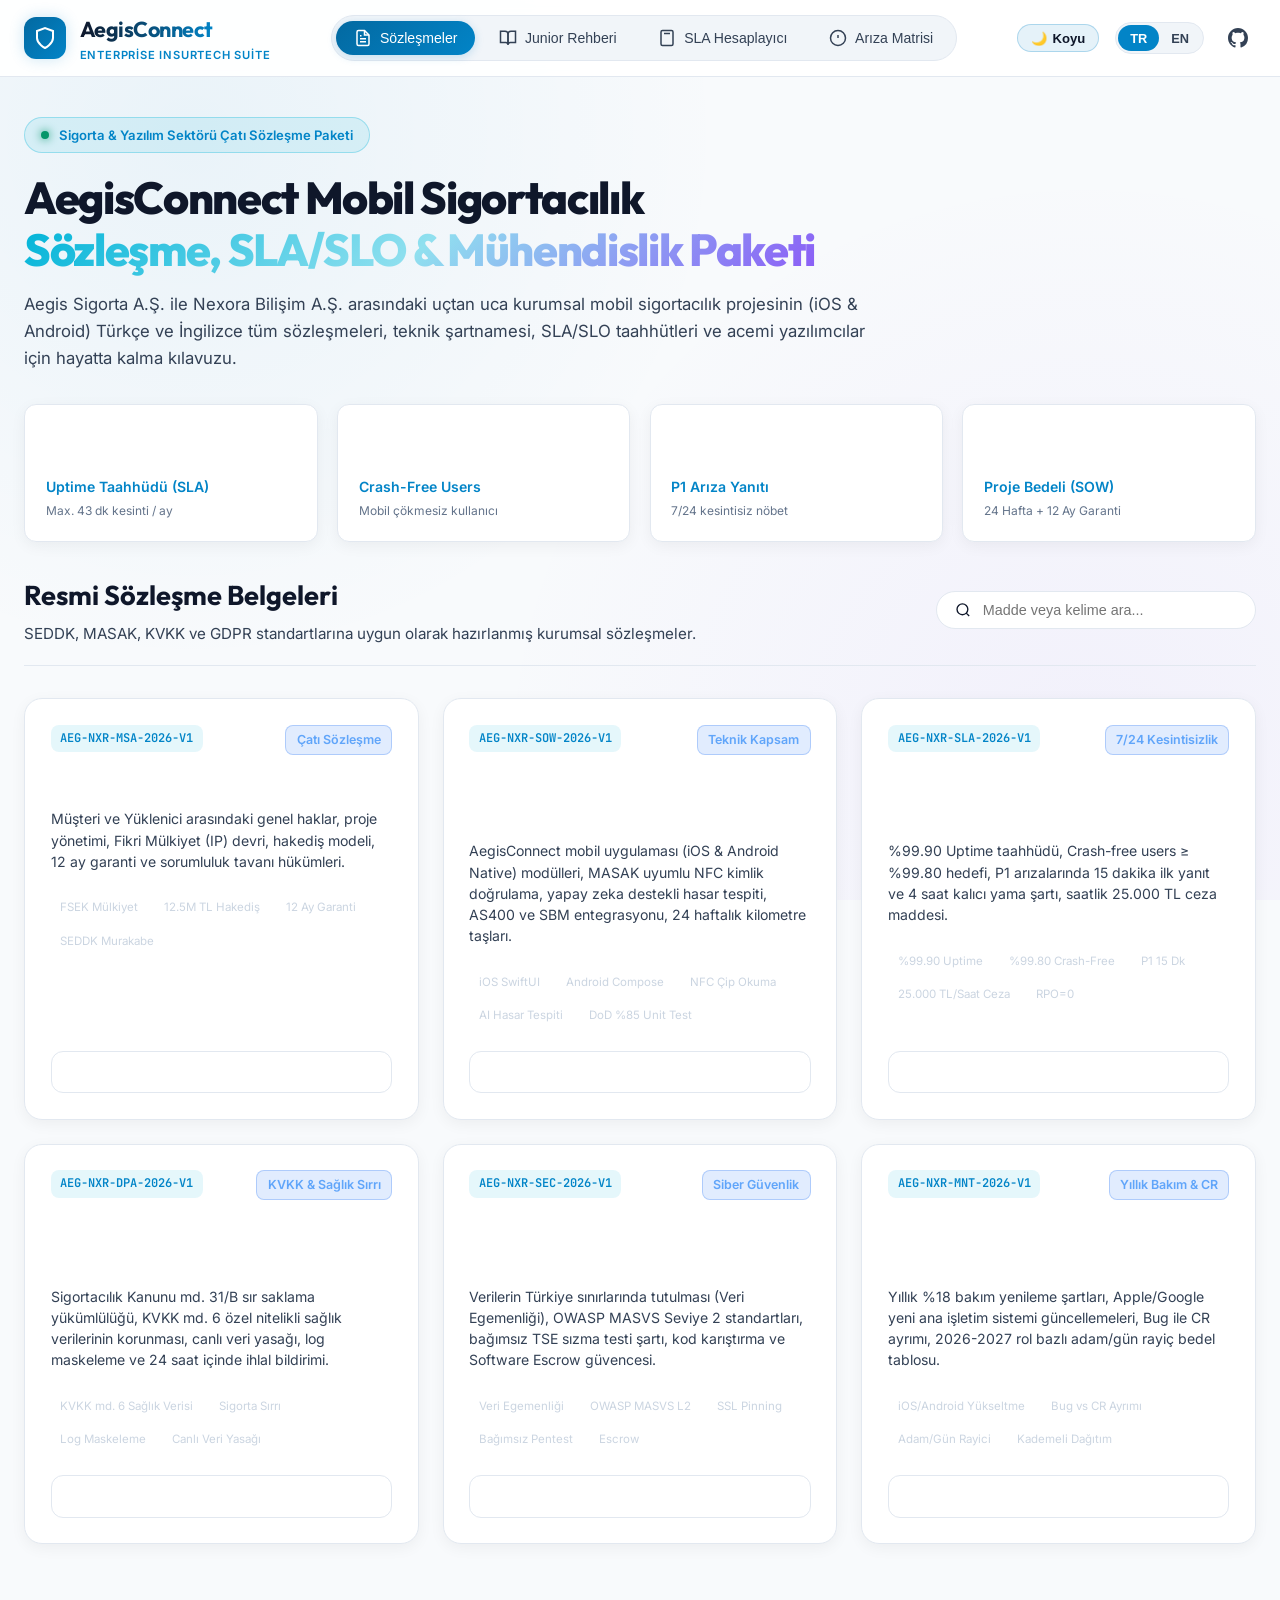
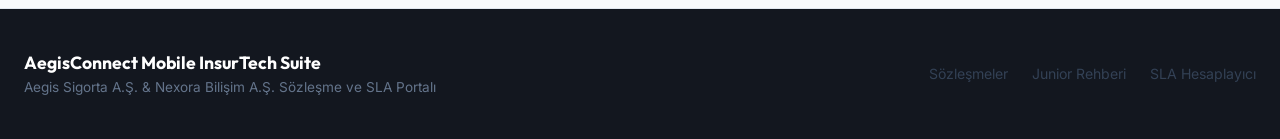
<file: index.html>
<!DOCTYPE html>
<html lang="tr">
<head>
  <meta charset="UTF-8">
  <meta http-equiv="refresh" content="0; url=web/index.html">
  <title>Sigorta Mobil Sözleşme ve SLA Portalı</title>
  <script>
    window.location.replace("web/index.html");
  </script>
</head>
<body style="background-color: #02040a; color: #f8fafc; font-family: -apple-system, BlinkMacSystemFont, 'Segoe UI', Roboto, sans-serif; display: flex; align-items: center; justify-content: center; height: 100vh; margin: 0;">
  <div style="text-align: center;">
    <div style="font-size: 48px; margin-bottom: 16px;">🛡️</div>
    <h2 style="font-size: 20px; font-weight: 600; margin-bottom: 8px;">Sigorta Mobil Sözleşme ve SLA Portalı</h2>
    <p style="color: #94a3b8; font-size: 14px; margin-bottom: 16px;">Web okuyucuya yönlendiriliyorsunuz...</p>
    <a href="web/index.html" style="display: inline-block; padding: 10px 20px; background: #0284c7; color: #ffffff; border-radius: 8px; text-decoration: none; font-weight: bold; font-size: 13px;">Sayfaya Git ➔</a>
  </div>
</body>
</html>
</file>
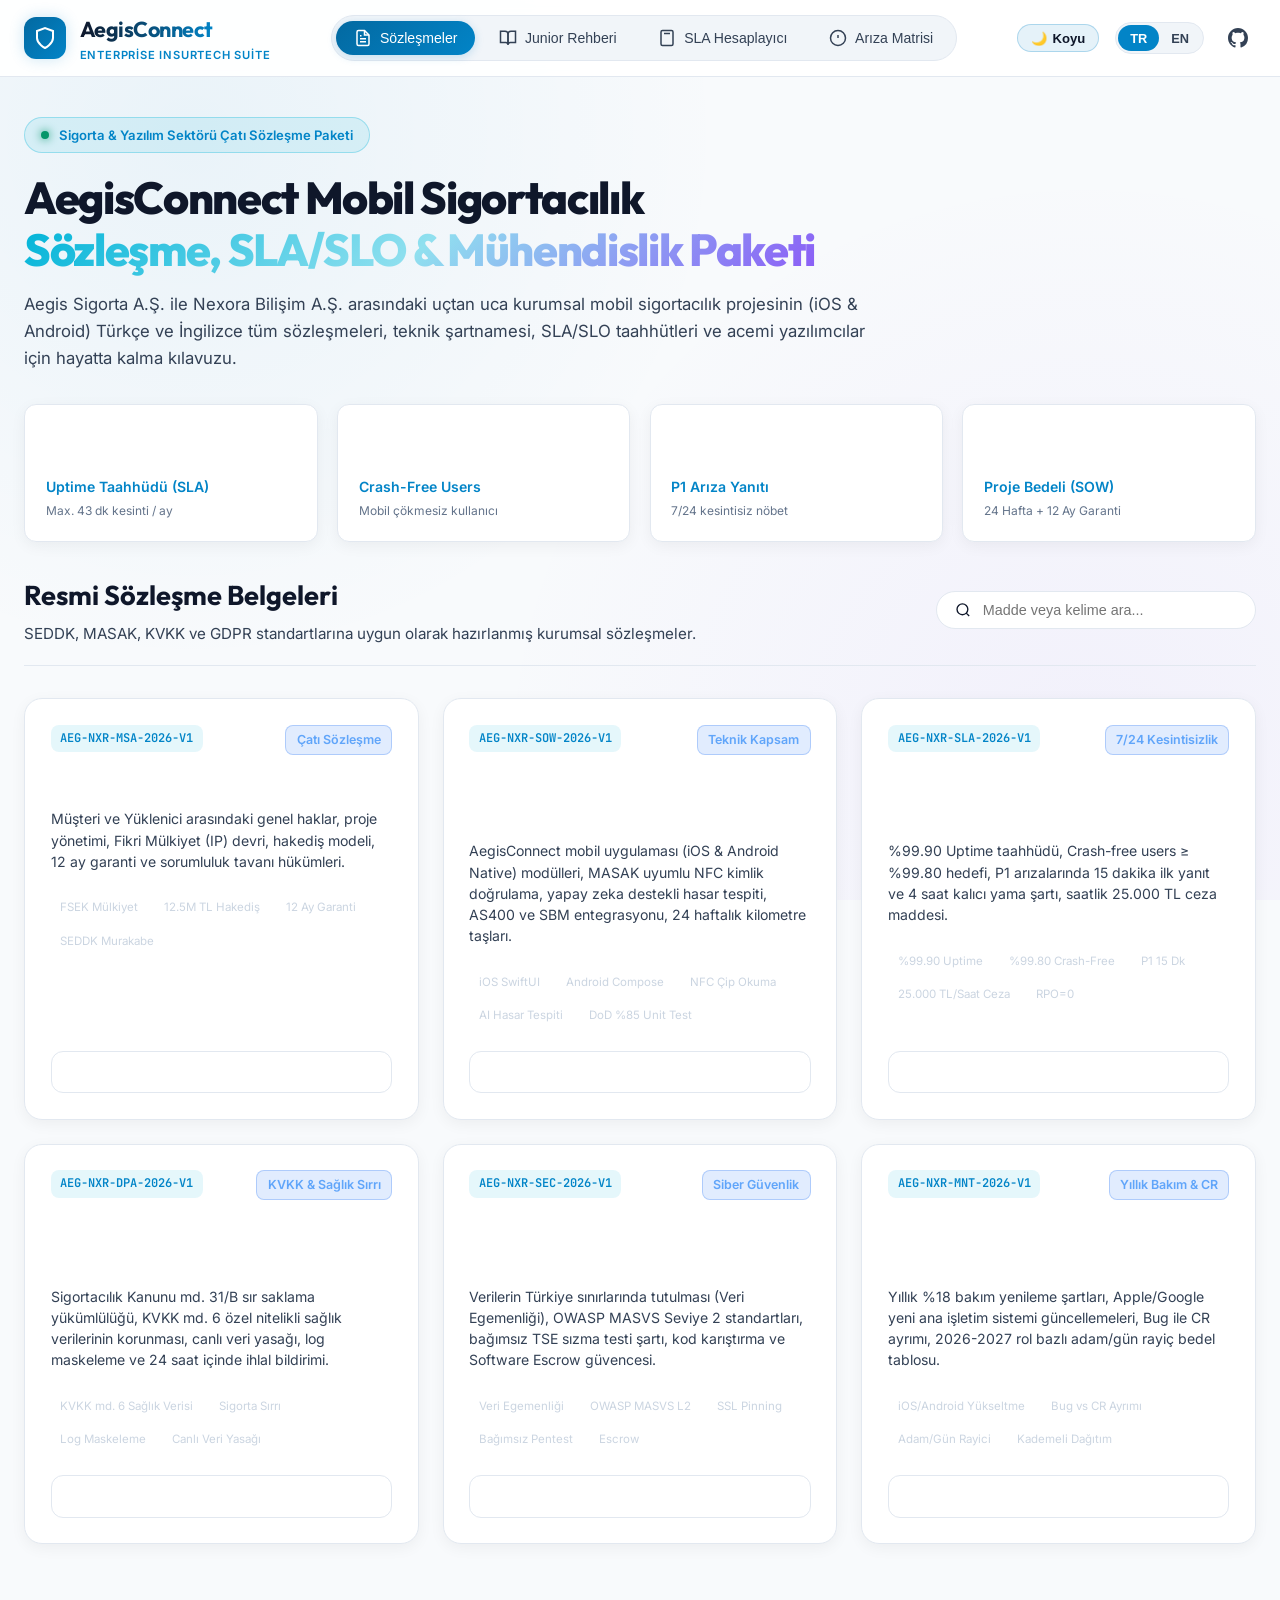
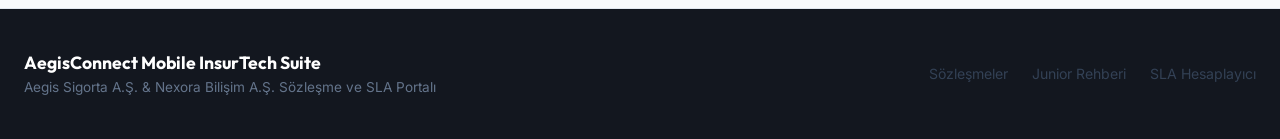
<file: web/index.html>
<!DOCTYPE html>
<html lang="tr">
<head>
  <meta charset="UTF-8">
  <meta name="viewport" content="width=device-width, initial-scale=1.0">
  <title>AegisConnect | Kurumsal Sigorta Mobil Sözleşme, SLA ve Junior Mühendis Portalı</title>
  <meta name="description" content="Aegis Sigorta ve Nexora Yazılım uçtan uca mobil proje sözleşmeleri, SLA/SLO taahhütleri ve junior yazılımcılar için anlaşılır rehber.">
  <link rel="preconnect" href="https://fonts.googleapis.com">
  <link rel="preconnect" href="https://fonts.gstatic.com" crossorigin>
  <link href="https://fonts.googleapis.com/css2?family=Inter:wght@300;400;500;600;700&family=Outfit:wght@500;600;700;800&family=JetBrains+Mono:wght@400;500&display=swap" rel="stylesheet">
  <link rel="stylesheet" href="style.css">
</head>
<body>
  <!-- Top Navigation Bar -->
  <header class="navbar">
    <div class="nav-container">
      <div class="brand">
        <div class="brand-icon">
          <svg width="24" height="24" viewBox="0 0 24 24" fill="none" stroke="currentColor" stroke-width="2">
            <path d="M12 22s8-4 8-10V5l-8-3-8 3v7c0 6 8 10 8 10z"/>
          </svg>
        </div>
        <div class="brand-text">
          <span class="brand-title">AegisConnect</span>
          <span class="brand-badge">Enterprise InsurTech Suite</span>
        </div>
      </div>

      <nav class="nav-links">
        <button class="nav-btn active" data-tab="contracts" id="tab-contracts-btn">
          <svg width="18" height="18" viewBox="0 0 24 24" fill="none" stroke="currentColor" stroke-width="2"><path d="M14 2H6a2 2 0 0 0-2 2v16a2 2 0 0 0 2 2h12a2 2 0 0 0 2-2V8z"></path><polyline points="14 2 14 8 20 8"></polyline><line x1="16" y1="13" x2="8" y2="13"></line><line x1="16" y1="17" x2="8" y2="17"></line><polyline points="10 9 9 9 8 9"></polyline></svg>
          <span data-i18n="nav.contracts">Sözleşmeler</span>
        </button>
        <button class="nav-btn" data-tab="guide" id="tab-guide-btn">
          <svg width="18" height="18" viewBox="0 0 24 24" fill="none" stroke="currentColor" stroke-width="2"><path d="M2 3h6a4 4 0 0 1 4 4v14a3 3 0 0 0-3-3H2z"></path><path d="M22 3h-6a4 4 0 0 0-4 4v14a3 3 0 0 1 3-3h7z"></path></svg>
          <span data-i18n="nav.guide">Junior Rehberi</span>
        </button>
        <button class="nav-btn" data-tab="calculator" id="tab-calc-btn">
          <svg width="18" height="18" viewBox="0 0 24 24" fill="none" stroke="currentColor" stroke-width="2"><rect x="4" y="2" width="16" height="20" rx="2"></rect><line x1="8" y1="6" x2="16" y2="6"></line><line x1="16" y1="14" x2="16" y2="14"></line><line x1="12" y1="14" x2="12" y2="14"></line><line x1="8" y1="14" x2="8" y2="14"></line><line x1="16" y1="18" x2="16" y2="18"></line><line x1="12" y1="18" x2="12" y2="18"></line><line x1="8" y1="18" x2="8" y2="18"></line></svg>
          <span data-i18n="nav.calculator">SLA Hesaplayıcı</span>
        </button>
        <button class="nav-btn" data-tab="matrix" id="tab-matrix-btn">
          <svg width="18" height="18" viewBox="0 0 24 24" fill="none" stroke="currentColor" stroke-width="2"><circle cx="12" cy="12" r="10"></circle><line x1="12" y1="8" x2="12" y2="12"></line><line x1="12" y1="16" x2="12.01" y2="16"></line></svg>
          <span data-i18n="nav.matrix">Arıza Matrisi</span>
        </button>
      </nav>

      <div class="nav-actions">
        <button id="themeToggleBtn" class="theme-btn" title="Temayı Değiştir (Açık/Koyu)">
          <span class="theme-icon">🌙</span> <span class="theme-text">Koyu</span>
        </button>

        <div class="lang-switch">
          <button class="lang-btn active" data-lang="tr" id="btn-lang-tr">TR</button>
          <button class="lang-btn" data-lang="en" id="btn-lang-en">EN</button>
        </div>
        <a href="https://github.com/aliturgutbozkurt" target="_blank" class="github-link" title="GitHub Repo">
          <svg width="20" height="20" viewBox="0 0 24 24" fill="currentColor"><path d="M12 0C5.37 0 0 5.37 0 12c0 5.31 3.435 9.795 8.205 11.385.6.105.825-.255.825-.57 0-.285-.015-1.23-.015-2.235-3.015.555-3.795-.735-4.035-1.41-.135-.345-.72-1.41-1.23-1.695-.42-.225-1.02-.78-.015-.795.945-.015 1.62.87 1.845 1.23 1.08 1.815 2.805 1.305 3.495.99.105-.78.42-1.305.765-1.605-2.67-.3-5.46-1.335-5.46-5.925 0-1.305.465-2.385 1.23-3.225-.12-.3-.54-1.53.12-3.18 0 0 1.005-.315 3.3 1.23.96-.27 1.98-.405 3-.405s2.04.135 3 .405c2.295-1.56 3.3-1.23 3.3-1.23.66 1.65.24 2.88.12 3.18.765.84 1.23 1.905 1.23 3.225 0 4.605-2.805 5.625-5.475 5.925.435.375.81 1.095.81 2.22 0 1.605-.015 2.895-.015 3.3 0 .315.225.69.825.57A12.02 12.02 0 0024 12c0-6.63-5.37-12-12-12z"/></svg>
        </a>
      </div>
    </div>
  </header>

  <!-- Hero Section -->
  <section class="hero-section">
    <div class="hero-content">
      <div class="hero-tag">
        <span class="pulse-dot"></span>
        <span data-i18n="hero.tag">Sigorta & Yazılım Sektörü Çatı Sözleşme Paketi</span>
      </div>
      <h1 class="hero-title">
        <span data-i18n="hero.title1">AegisConnect Mobil Sigortacılık</span><br>
        <span class="gradient-text" data-i18n="hero.title2">Sözleşme, SLA/SLO & Mühendislik Paketi</span>
      </h1>
      <p class="hero-desc" data-i18n="hero.desc">
        Aegis Sigorta A.Ş. ile Nexora Bilişim A.Ş. arasındaki uçtan uca kurumsal mobil sigortacılık projesinin (iOS & Android) Türkçe ve İngilizce tüm sözleşmeleri, teknik şartnamesi, SLA/SLO taahhütleri ve acemi yazılımcılar için hayatta kalma kılavuzu.
      </p>

      <!-- Quick Metrics Strip -->
      <div class="metrics-grid">
        <div class="metric-card">
          <div class="metric-val">99.90%</div>
          <div class="metric-lbl" data-i18n="metrics.uptime">Uptime Taahhüdü (SLA)</div>
          <div class="metric-sub">Max. 43 dk kesinti / ay</div>
        </div>
        <div class="metric-card">
          <div class="metric-val">&ge; 99.80%</div>
          <div class="metric-lbl" data-i18n="metrics.crashfree">Crash-Free Users</div>
          <div class="metric-sub">Mobil çökmesiz kullanıcı</div>
        </div>
        <div class="metric-card">
          <div class="metric-val">15 Dk</div>
          <div class="metric-lbl" data-i18n="metrics.p1resp">P1 Arıza Yanıtı</div>
          <div class="metric-sub">7/24 kesintisiz nöbet</div>
        </div>
        <div class="metric-card">
          <div class="metric-val">12.5M ₺</div>
          <div class="metric-lbl" data-i18n="metrics.val">Proje Bedeli (SOW)</div>
          <div class="metric-sub">24 Hafta + 12 Ay Garanti</div>
        </div>
      </div>
    </div>
  </section>

  <!-- Main Container -->
  <main class="main-container">
    <!-- TAB 1: CONTRACTS -->
    <div class="tab-panel active" id="tab-contracts">
      <div class="panel-header">
        <div>
          <h2 class="panel-title" data-i18n="contracts.title">Resmi Sözleşme Belgeleri</h2>
          <p class="panel-subtitle" data-i18n="contracts.subtitle">SEDDK, MASAK, KVKK ve GDPR standartlarına uygun olarak hazırlanmış kurumsal sözleşmeler.</p>
        </div>
        <div class="search-box">
          <svg width="18" height="18" viewBox="0 0 24 24" fill="none" stroke="currentColor" stroke-width="2"><circle cx="11" cy="11" r="8"></circle><line x1="21" y1="21" x2="16.65" y2="16.65"></line></svg>
          <input type="text" id="contract-search" placeholder="Madde veya kelime ara..." data-i18n-placeholder="contracts.searchPlaceholder">
        </div>
      </div>

      <div class="contract-grid" id="contracts-container">
        <!-- Rendered by JS -->
      </div>

      <!-- Contract Reader Modal / Drawer -->
      <div class="doc-viewer-modal" id="doc-modal">
        <div class="modal-backdrop" id="modal-backdrop"></div>
        <div class="modal-dialog">
          <div class="modal-header">
            <div>
              <span class="modal-code" id="modal-doc-code">AEG-NXR-MSA-2026-V1</span>
              <h3 class="modal-title" id="modal-doc-title">Ana Hizmet Sözleşmesi</h3>
            </div>
            <div class="modal-actions">
              <button class="icon-btn" id="modal-copy-btn" title="Metni Kopyala">
                <svg width="18" height="18" viewBox="0 0 24 24" fill="none" stroke="currentColor" stroke-width="2"><rect x="9" y="9" width="13" height="13" rx="2" ry="2"></rect><path d="M5 15H4a2 2 0 0 1-2-2V4a2 2 0 0 1 2-2h9a2 2 0 0 1 2 2v1"></path></svg>
              </button>
              <button class="icon-btn" id="modal-close-btn" title="Kapat">
                <svg width="18" height="18" viewBox="0 0 24 24" fill="none" stroke="currentColor" stroke-width="2"><line x1="18" y1="6" x2="6" y2="18"></line><line x1="6" y1="6" x2="18" y2="18"></line></svg>
              </button>
            </div>
          </div>
          <div class="modal-body" id="modal-doc-body">
            <!-- Full document markdown/html rendered here -->
          </div>
        </div>
      </div>
    </div>

    <!-- TAB 2: JUNIOR ENGINEER GUIDE -->
    <div class="tab-panel" id="tab-guide">
      <div class="panel-header">
        <div>
          <h2 class="panel-title" data-i18n="guide.title">Junior Yazılım Mühendisi Hayatta Kalma Rehberi</h2>
          <p class="panel-subtitle" data-i18n="guide.subtitle">"Ben sadece kod yazacaktım, bu sözleşmeler benim ne işime yarar?" diyen acemi yazılımcıya özel madde madde pratik rehber.</p>
        </div>
      </div>

      <div class="guide-layout">
        <div class="guide-sidebar" id="guide-sidebar">
          <!-- Guide TOC rendered by JS -->
        </div>
        <div class="guide-content-area" id="guide-content">
          <!-- Guide Chapter Content rendered by JS -->
        </div>
      </div>
    </div>

    <!-- TAB 3: SLA & PENALTY CALCULATOR -->
    <div class="tab-panel" id="tab-calculator">
      <div class="panel-header">
        <div>
          <h2 class="panel-title" data-i18n="calc.title">İnteraktif SLA, Kesinti ve Ceza Hesaplayıcı</h2>
          <p class="panel-subtitle" data-i18n="calc.subtitle">Aylık gerçekleşen uptime ve arıza sürelerini girin; sözleşme uyarınca uygulanacak ceza ve kesintileri anında hesaplayın.</p>
        </div>
      </div>

      <div class="calc-grid">
        <div class="calc-card input-card">
          <h3 class="card-title" data-i18n="calc.inputsTitle">Operasyonel Parametreler</h3>
          
          <div class="form-group">
            <label for="calc-monthly-fee" data-i18n="calc.feeLabel">Aylık Bakım / Destek Hakedişi (TL)</label>
            <input type="number" id="calc-monthly-fee" value="200000" step="5000">
          </div>

          <div class="form-group">
            <label for="calc-uptime" data-i18n="calc.uptimeLabel">Aylık Gerçekleşen Uptime (%)</label>
            <div class="slider-wrapper">
              <input type="range" id="calc-uptime" min="95.00" max="100.00" step="0.01" value="99.75">
              <span class="slider-val" id="calc-uptime-val">99.75%</span>
            </div>
          </div>

          <div class="form-group">
            <label for="calc-p1-count" data-i18n="calc.p1CountLabel">Yaşanan P1 Kritik Arıza Sayısı</label>
            <input type="number" id="calc-p1-count" min="0" max="10" value="1">
          </div>

          <div class="form-group">
            <label for="calc-p1-delay" data-i18n="calc.p1DelayLabel">P1 Çözüm Süresi Aşımı (Saat)</label>
            <input type="number" id="calc-p1-delay" min="0" max="100" value="2">
            <span class="field-hint" data-i18n="calc.delayHint">4 saatin üzerindeki her saat için 25.000 TL ceza.</span>
          </div>

          <button class="btn btn-primary" id="btn-recalculate" data-i18n="calc.calcBtn">Yeniden Hesapla</button>
        </div>

        <div class="calc-card result-card">
          <h3 class="card-title" data-i18n="calc.resultsTitle">Finansal Kesinti ve Ceza Raporu</h3>

          <div class="calc-metric-rows">
            <div class="calc-row">
              <span class="calc-label" data-i18n="calc.downtimeRealized">Toplam Gerçekleşen Kesinti:</span>
              <span class="calc-value highlight" id="res-downtime">1 saat 48 dakika</span>
            </div>
            <div class="calc-row">
              <span class="calc-label" data-i18n="calc.allowedDowntime">İzin Verilen Kesinti (Hedef %99.9):</span>
              <span class="calc-value">43 dakika 12 saniye</span>
            </div>
            <div class="calc-row">
              <span class="calc-label" data-i18n="calc.creditRate">Uptime Hizmet Kredisi Kesinti Oranı:</span>
              <span class="calc-value badge badge-warning" id="res-rate">%10 Ceza Kesintisi</span>
            </div>
            <div class="calc-row">
              <span class="calc-label" data-i18n="calc.creditDeduction">Uptime Kesinti Tutarı:</span>
              <span class="calc-value negative" id="res-credit-amount">- 20.000 TL</span>
            </div>
            <div class="calc-row">
              <span class="calc-label" data-i18n="calc.p1Penalty">P1 Gecikme Cezası (25.000 TL / Saat):</span>
              <span class="calc-value negative" id="res-p1-penalty">- 50.000 TL</span>
            </div>
            <div class="calc-divider"></div>
            <div class="calc-row total-row">
              <span class="calc-label" data-i18n="calc.netPayout">Yükleniciye Ödenecek Net Hakediş:</span>
              <span class="calc-value net-val" id="res-net-payout">130.000 TL</span>
            </div>
          </div>

          <div class="calc-alert" id="calc-alert-box">
            <strong>Durum Özeti:</strong> Bu ay 99.90% hedefinin altında kalındı ve 2 saatlik P1 gecikmesi yaşandı. Toplam 70.000 TL ceza mahsup edilmiştir.
          </div>
        </div>
      </div>
    </div>

    <!-- TAB 4: SEVERITY MATRIX -->
    <div class="tab-panel" id="tab-matrix">
      <div class="panel-header">
        <div>
          <h2 class="panel-title" data-i18n="matrix.title">Arıza Önceliklendirme ve SLA Matrisi</h2>
          <p class="panel-subtitle" data-i18n="matrix.subtitle">Hata seviyeleri, ilk yanıt, geçici çözüm ve kalıcı yama süreleri tablosu.</p>
        </div>
      </div>

      <div class="matrix-table-card">
        <table class="styled-table">
          <thead>
            <tr>
              <th>Öncelik</th>
              <th>Örnek Durum ve İş Etkisi</th>
              <th>İlk Yanıt</th>
              <th>Geçici Çözüm</th>
              <th>Kalıcı Düzeltme</th>
              <th>Destek Penceresi</th>
            </tr>
          </thead>
          <tbody>
            <tr class="row-p1">
              <td><span class="badge badge-critical">P1 - Kritik</span></td>
              <td>Uygulamanın çökmesi, poliçe satın alınamaması, kaza/hasar fotoğrafının yüklenememesi, veri sızıntısı şüphesi.</td>
              <td><strong>15 Dakika</strong></td>
              <td>2 Saat</td>
              <td>4 Saat Hotfix</td>
              <td><strong>7/24/365 Kesintisiz</strong></td>
            </tr>
            <tr class="row-p2">
              <td><span class="badge badge-major">P2 - Büyük</span></td>
              <td>Anlaşmalı hastane haritasının açılmaması, tek bir banka kartında POS hatası, Push bildirimlerin gecikmesi.</td>
              <td><strong>1 Saat</strong></td>
              <td>4 Saat</td>
              <td>8 Saat</td>
              <td>7/24</td>
            </tr>
            <tr class="row-p3">
              <td><span class="badge badge-moderate">P3 - Orta</span></td>
              <td>Sistemi durdurmayan kozmetik dışı hatalar, poliçe detayında eksik etiket, yenileme butonu gecikmesi.</td>
              <td><strong>4 Saat</strong></td>
              <td>1 İş Günü</td>
              <td>2 İş Günü</td>
              <td>Mesai Saatleri (09:00 - 18:00)</td>
            </tr>
            <tr class="row-p4">
              <td><span class="badge badge-minor">P4 - Düşük</span></td>
              <td>Yazım hataları, font boyutu uyuşmazlığı, küçük ikon kaymaları, yeni geliştirme önerileri.</td>
              <td><strong>1 İş Günü</strong></td>
              <td>-</td>
              <td>Sonraki Planlı Sprint</td>
              <td>Mesai Saatleri (09:00 - 18:00)</td>
            </tr>
          </tbody>
        </table>
      </div>
    </div>
  </main>

  <footer class="footer">
    <div class="footer-container">
      <div>
        <p class="footer-title">AegisConnect Mobile InsurTech Suite</p>
        <p class="footer-desc">Aegis Sigorta A.Ş. &amp; Nexora Bilişim A.Ş. Sözleşme ve SLA Portalı</p>
      </div>
      <div class="footer-links">
        <a href="#contracts" data-tab="contracts" class="footer-nav">Sözleşmeler</a>
        <a href="#guide" data-tab="guide" class="footer-nav">Junior Rehberi</a>
        <a href="#calculator" data-tab="calculator" class="footer-nav">SLA Hesaplayıcı</a>
      </div>
    </div>
  </footer>

  <script src="app.js"></script>
</body>
</html>
</file>
<file: web/style.css>
:root {
  --bg-dark: #f8fafc;
  --bg-card: #ffffff;
  --bg-card-hover: #f1f5f9;
  --bg-surface: #ffffff;
  --border-color: #e2e8f0;
  --border-focus: #0284c7;
  
  --primary: #0284c7;
  --primary-glow: rgba(2, 132, 199, 0.2);
  --primary-hover: #0369a1;
  --secondary: #0369a1;
  
  --text-main: #0f172a;
  --text-muted: #334155;
  --text-dim: #64748b;
  
  --accent-green: #059669;
  --accent-amber: #d97706;
  --accent-red: #dc2626;
  --accent-purple: #7c3aed;
  
  --font-sans: 'Inter', -apple-system, BlinkMacSystemFont, sans-serif;
  --font-heading: 'Outfit', sans-serif;
  --font-mono: 'JetBrains Mono', monospace;
  
  --radius-sm: 8px;
  --radius-md: 12px;
  --radius-lg: 18px;
  --radius-full: 9999px;
  
  --shadow-card: 0 4px 15px rgba(0, 0, 0, 0.05);
  --shadow-glow: 0 0 25px rgba(2, 132, 199, 0.12);
}

body.dark-theme {
  --bg-dark: #070B14;
  --bg-card: rgba(15, 23, 42, 0.85);
  --bg-card-hover: rgba(30, 41, 59, 0.95);
  --bg-surface: #0F172A;
  --border-color: rgba(255, 255, 255, 0.1);
  --border-focus: #00B4D8;
  
  --primary: #00B4D8;
  --primary-glow: rgba(0, 180, 216, 0.35);
  --primary-hover: #48CAE4;
  --secondary: #0077B6;
  
  --text-main: #F8FAFC;
  --text-muted: #94A3B8;
  --text-dim: #64748B;
  
  --accent-green: #10B981;
  --accent-amber: #F59E0B;
  --accent-red: #EF4444;
  --accent-purple: #8B5CF6;
  
  --shadow-card: 0 10px 30px -10px rgba(0, 0, 0, 0.5);
  --shadow-glow: 0 0 25px rgba(0, 180, 216, 0.2);
}

* {
  margin: 0;
  padding: 0;
  box-sizing: border-box;
}

body {
  background-color: var(--bg-dark);
  color: var(--text-main);
  font-family: var(--font-sans);
  line-height: 1.6;
  overflow-x: hidden;
  background-image: 
    radial-gradient(circle at 15% 15%, rgba(2, 132, 199, 0.06) 0%, transparent 40%),
    radial-gradient(circle at 85% 85%, rgba(124, 58, 237, 0.05) 0%, transparent 45%);
  background-attachment: fixed;
  min-height: 100vh;
}

body.dark-theme {
  background-image: 
    radial-gradient(circle at 15% 15%, rgba(0, 180, 216, 0.12) 0%, transparent 40%),
    radial-gradient(circle at 85% 85%, rgba(139, 92, 246, 0.1) 0%, transparent 45%);
}

/* NAVBAR */
.navbar {
  position: sticky;
  top: 0;
  z-index: 1000;
  background: rgba(255, 255, 255, 0.92);
  backdrop-filter: blur(16px);
  -webkit-backdrop-filter: blur(16px);
  border-bottom: 1px solid var(--border-color);
  padding: 0.75rem 0;
}

body.dark-theme .navbar {
  background: rgba(7, 11, 20, 0.85);
}

.nav-container {
  max-width: 1300px;
  margin: 0 auto;
  padding: 0 1.5rem;
  display: flex;
  align-items: center;
  justify-content: space-between;
  gap: 1.5rem;
}

.brand {
  display: flex;
  align-items: center;
  gap: 0.85rem;
  cursor: pointer;
}

.brand-icon {
  width: 42px;
  height: 42px;
  border-radius: var(--radius-md);
  background: linear-gradient(135deg, var(--secondary), var(--primary));
  display: flex;
  align-items: center;
  justify-content: center;
  color: #fff;
  box-shadow: 0 0 15px var(--primary-glow);
}

.brand-title {
  font-family: var(--font-heading);
  font-size: 1.35rem;
  font-weight: 700;
  letter-spacing: -0.5px;
  background: linear-gradient(to right, #0f172a, #0284c7);
  -webkit-background-clip: text;
  -webkit-text-fill-color: transparent;
}

body.dark-theme .brand-title {
  background: linear-gradient(to right, #FFF, #90E0EF);
  -webkit-background-clip: text;
  -webkit-text-fill-color: transparent;
}

.brand-badge {
  font-size: 0.7rem;
  display: block;
  color: var(--primary);
  text-transform: uppercase;
  letter-spacing: 0.8px;
  font-weight: 600;
}

.nav-links {
  display: flex;
  align-items: center;
  gap: 0.4rem;
  background: #f1f5f9;
  padding: 0.3rem;
  border-radius: var(--radius-full);
  border: 1px solid var(--border-color);
}

body.dark-theme .nav-links {
  background: rgba(255, 255, 255, 0.04);
}

.nav-btn {
  display: flex;
  align-items: center;
  gap: 0.5rem;
  background: transparent;
  color: var(--text-muted);
  border: none;
  padding: 0.5rem 1.1rem;
  border-radius: var(--radius-full);
  font-size: 0.88rem;
  font-weight: 500;
  cursor: pointer;
  transition: all 0.25s ease;
}

.nav-btn:hover {
  color: var(--text-main);
  background: rgba(2, 132, 199, 0.08);
}

body.dark-theme .nav-btn:hover {
  background: rgba(255, 255, 255, 0.06);
}

.nav-btn.active {
  background: linear-gradient(135deg, var(--secondary), var(--primary));
  color: #FFF;
  box-shadow: 0 2px 10px var(--primary-glow);
}

.nav-actions {
  display: flex;
  align-items: center;
  gap: 1rem;
}

.theme-btn {
  background: rgba(2, 132, 199, 0.1);
  border: 1px solid rgba(2, 132, 199, 0.25);
  color: var(--text-main);
  padding: 0.35rem 0.8rem;
  border-radius: var(--radius-full);
  font-size: 0.82rem;
  font-weight: 700;
  cursor: pointer;
  display: flex;
  align-items: center;
  gap: 6px;
  transition: all 0.2s ease;
}

.theme-btn:hover {
  background: var(--primary);
  color: #ffffff;
}

.lang-switch {
  display: flex;
  background: #f1f5f9;
  border: 1px solid var(--border-color);
  border-radius: var(--radius-full);
  padding: 2px;
}

body.dark-theme .lang-switch {
  background: rgba(255, 255, 255, 0.05);
}

.lang-btn {
  border: none;
  background: transparent;
  color: var(--text-muted);
  font-size: 0.8rem;
  font-weight: 600;
  padding: 0.35rem 0.75rem;
  border-radius: var(--radius-full);
  cursor: pointer;
  transition: all 0.2s ease;
}

.lang-btn.active {
  background: var(--primary);
  color: #ffffff;
}

body.dark-theme .lang-btn.active {
  color: #070B14;
}

.github-link {
  color: var(--text-muted);
  display: flex;
  align-items: center;
  justify-content: center;
  padding: 0.5rem;
  border-radius: var(--radius-full);
  transition: all 0.2s ease;
}

.github-link:hover {
  color: var(--text-main);
  background: rgba(255, 255, 255, 0.08);
}

/* HERO SECTION */
.hero-section {
  max-width: 1300px;
  margin: 2.5rem auto 1.5rem;
  padding: 0 1.5rem;
}

.hero-tag {
  display: inline-flex;
  align-items: center;
  gap: 0.6rem;
  background: rgba(0, 180, 216, 0.1);
  border: 1px solid rgba(0, 180, 216, 0.3);
  padding: 0.4rem 1rem;
  border-radius: var(--radius-full);
  font-size: 0.82rem;
  font-weight: 600;
  color: var(--primary);
  margin-bottom: 1.2rem;
}

.pulse-dot {
  width: 8px;
  height: 8px;
  border-radius: 50%;
  background: var(--accent-green);
  box-shadow: 0 0 10px var(--accent-green);
  animation: pulse 2s infinite;
}

@keyframes pulse {
  0% { transform: scale(0.95); opacity: 0.8; }
  50% { transform: scale(1.2); opacity: 1; }
  100% { transform: scale(0.95); opacity: 0.8; }
}

.hero-title {
  font-family: var(--font-heading);
  font-size: 2.8rem;
  font-weight: 800;
  line-height: 1.15;
  letter-spacing: -0.03em;
  margin-bottom: 1rem;
}

.gradient-text {
  background: linear-gradient(135deg, #00B4D8 0%, #90E0EF 50%, #8B5CF6 100%);
  -webkit-background-clip: text;
  -webkit-text-fill-color: transparent;
}

.hero-desc {
  max-width: 850px;
  font-size: 1.05rem;
  color: var(--text-muted);
  margin-bottom: 2rem;
}

/* METRICS GRID */
.metrics-grid {
  display: grid;
  grid-template-columns: repeat(auto-fit, minmax(220px, 1fr));
  gap: 1.2rem;
}

.metric-card {
  background: var(--bg-card);
  backdrop-filter: blur(12px);
  border: 1px solid var(--border-color);
  border-radius: var(--radius-md);
  padding: 1.3rem;
  box-shadow: var(--shadow-card);
  transition: transform 0.25s ease, border-color 0.25s ease;
}

.metric-card:hover {
  transform: translateY(-3px);
  border-color: rgba(0, 180, 216, 0.4);
}

.metric-val {
  font-family: var(--font-heading);
  font-size: 1.85rem;
  font-weight: 800;
  color: #FFF;
  letter-spacing: -0.5px;
}

.metric-lbl {
  font-size: 0.88rem;
  font-weight: 600;
  color: var(--primary);
  margin-top: 0.2rem;
}

.metric-sub {
  font-size: 0.75rem;
  color: var(--text-dim);
  margin-top: 0.15rem;
}

/* MAIN CONTAINER & TABS */
.main-container {
  max-width: 1300px;
  margin: 2rem auto 4rem;
  padding: 0 1.5rem;
}

.tab-panel {
  display: none;
  animation: fadeIn 0.3s ease;
}

.tab-panel.active {
  display: block;
}

@keyframes fadeIn {
  from { opacity: 0; transform: translateY(8px); }
  to { opacity: 1; transform: translateY(0); }
}

.panel-header {
  display: flex;
  align-items: center;
  justify-content: space-between;
  flex-wrap: wrap;
  gap: 1.5rem;
  margin-bottom: 2rem;
  border-bottom: 1px solid var(--border-color);
  padding-bottom: 1.2rem;
}

.panel-title {
  font-family: var(--font-heading);
  font-size: 1.7rem;
  font-weight: 700;
}

.panel-subtitle {
  color: var(--text-muted);
  font-size: 0.95rem;
  margin-top: 0.25rem;
}

.search-box {
  display: flex;
  align-items: center;
  gap: 0.75rem;
  background: var(--bg-surface);
  border: 1px solid var(--border-color);
  border-radius: var(--radius-full);
  padding: 0.55rem 1.1rem;
  width: 320px;
  transition: all 0.2s ease;
}

.search-box:focus-within {
  border-color: var(--primary);
  box-shadow: 0 0 12px var(--primary-glow);
}

.search-box input {
  background: transparent;
  border: none;
  outline: none;
  color: var(--text-main);
  font-size: 0.9rem;
  width: 100%;
}

/* CONTRACTS GRID */
.contract-grid {
  display: grid;
  grid-template-columns: repeat(auto-fit, minmax(360px, 1fr));
  gap: 1.5rem;
}

.doc-card {
  background: var(--bg-card);
  backdrop-filter: blur(14px);
  border: 1px solid var(--border-color);
  border-radius: var(--radius-lg);
  padding: 1.6rem;
  display: flex;
  flex-direction: column;
  justify-content: space-between;
  box-shadow: var(--shadow-card);
  transition: all 0.25s ease;
  position: relative;
  overflow: hidden;
}

.doc-card::before {
  content: '';
  position: absolute;
  top: 0;
  left: 0;
  width: 100%;
  height: 3px;
  background: linear-gradient(90deg, var(--secondary), var(--primary));
  opacity: 0;
  transition: opacity 0.25s ease;
}

.doc-card:hover {
  transform: translateY(-4px);
  border-color: rgba(0, 180, 216, 0.4);
  box-shadow: 0 15px 35px -10px rgba(0, 0, 0, 0.6);
}

.doc-card:hover::before {
  opacity: 1;
}

.doc-header {
  display: flex;
  justify-content: space-between;
  align-items: flex-start;
  margin-bottom: 0.75rem;
}

.doc-code {
  font-family: var(--font-mono);
  font-size: 0.75rem;
  color: var(--primary);
  background: rgba(0, 180, 216, 0.1);
  padding: 0.25rem 0.6rem;
  border-radius: var(--radius-sm);
  font-weight: 600;
}

.doc-badge {
  font-size: 0.75rem;
  padding: 0.25rem 0.6rem;
  border-radius: var(--radius-sm);
  font-weight: 600;
}

.doc-title {
  font-family: var(--font-heading);
  font-size: 1.25rem;
  font-weight: 700;
  color: #FFF;
  margin-bottom: 0.6rem;
}

.doc-desc {
  font-size: 0.88rem;
  color: var(--text-muted);
  line-height: 1.5;
  margin-bottom: 1.4rem;
}

.doc-highlights {
  display: flex;
  flex-wrap: wrap;
  gap: 0.4rem;
  margin-bottom: 1.4rem;
}

.tag-pill {
  font-size: 0.72rem;
  background: rgba(255, 255, 255, 0.05);
  color: #CBD5E1;
  padding: 0.2rem 0.55rem;
  border-radius: var(--radius-full);
  border: 1px solid rgba(255, 255, 255, 0.08);
}

.doc-btn {
  width: 100%;
  display: flex;
  align-items: center;
  justify-content: center;
  gap: 0.5rem;
  background: rgba(255, 255, 255, 0.06);
  color: #FFF;
  border: 1px solid var(--border-color);
  padding: 0.7rem 1rem;
  border-radius: var(--radius-md);
  font-weight: 600;
  font-size: 0.9rem;
  cursor: pointer;
  transition: all 0.2s ease;
}

.doc-btn:hover {
  background: linear-gradient(135deg, var(--secondary), var(--primary));
  border-color: transparent;
  box-shadow: 0 4px 15px var(--primary-glow);
}

/* JUNIOR GUIDE LAYOUT */
.guide-layout {
  display: grid;
  grid-template-columns: 300px 1fr;
  gap: 2rem;
  background: var(--bg-card);
  backdrop-filter: blur(14px);
  border: 1px solid var(--border-color);
  border-radius: var(--radius-lg);
  padding: 1.5rem;
  box-shadow: var(--shadow-card);
}

.guide-sidebar {
  display: flex;
  flex-direction: column;
  gap: 0.5rem;
  border-right: 1px solid var(--border-color);
  padding-right: 1.5rem;
}

.guide-nav-item {
  display: flex;
  align-items: center;
  gap: 0.75rem;
  padding: 0.85rem 1rem;
  border-radius: var(--radius-md);
  background: transparent;
  color: var(--text-muted);
  border: none;
  text-align: left;
  cursor: pointer;
  font-size: 0.88rem;
  font-weight: 500;
  transition: all 0.2s ease;
}

.guide-nav-item:hover {
  background: rgba(255, 255, 255, 0.05);
  color: var(--text-main);
}

.guide-nav-item.active {
  background: rgba(0, 180, 216, 0.12);
  color: var(--primary);
  font-weight: 600;
  border-left: 3px solid var(--primary);
}

.guide-content-area {
  padding: 0.5rem 1rem 1rem;
  max-height: 800px;
  overflow-y: auto;
}

.guide-content-area h1 {
  font-family: var(--font-heading);
  font-size: 1.8rem;
  margin-bottom: 1.2rem;
  color: #FFF;
}

.guide-content-area h2 {
  font-family: var(--font-heading);
  font-size: 1.35rem;
  margin: 1.5rem 0 0.8rem;
  color: var(--primary);
}

.guide-content-area h3 {
  font-size: 1.1rem;
  margin: 1.2rem 0 0.5rem;
  color: #E2E8F0;
}

.guide-content-area p {
  color: #CBD5E1;
  margin-bottom: 1rem;
  font-size: 0.95rem;
}

.guide-content-area pre {
  background: #090D16;
  border: 1px solid var(--border-color);
  border-radius: var(--radius-md);
  padding: 1rem;
  margin: 1rem 0;
  overflow-x: auto;
  font-family: var(--font-mono);
  font-size: 0.85rem;
  color: #38BDF8;
}

.guide-content-area blockquote {
  border-left: 4px solid var(--primary);
  background: rgba(0, 180, 216, 0.08);
  padding: 0.85rem 1.2rem;
  border-radius: 0 var(--radius-md) var(--radius-md) 0;
  margin: 1.2rem 0;
  color: #E0F2FE;
  font-style: italic;
}

.guide-content-area ul, .guide-content-area ol {
  margin-left: 1.5rem;
  margin-bottom: 1rem;
  color: #CBD5E1;
}

.guide-content-area li {
  margin-bottom: 0.4rem;
}

/* CALCULATOR */
.calc-grid {
  display: grid;
  grid-template-columns: repeat(auto-fit, minmax(380px, 1fr));
  gap: 2rem;
}

.calc-card {
  background: var(--bg-card);
  backdrop-filter: blur(14px);
  border: 1px solid var(--border-color);
  border-radius: var(--radius-lg);
  padding: 2rem;
  box-shadow: var(--shadow-card);
}

.card-title {
  font-family: var(--font-heading);
  font-size: 1.3rem;
  margin-bottom: 1.5rem;
  color: #FFF;
}

.form-group {
  margin-bottom: 1.4rem;
}

.form-group label {
  display: block;
  font-size: 0.88rem;
  font-weight: 500;
  color: var(--text-muted);
  margin-bottom: 0.5rem;
}

.form-group input[type="number"] {
  width: 100%;
  background: var(--bg-surface);
  border: 1px solid var(--border-color);
  border-radius: var(--radius-md);
  padding: 0.75rem 1rem;
  color: var(--text-main);
  font-size: 1rem;
  font-family: var(--font-mono);
  outline: none;
  transition: all 0.2s ease;
}

.form-group input[type="number"]:focus {
  border-color: var(--primary);
  box-shadow: 0 0 10px var(--primary-glow);
}

.slider-wrapper {
  display: flex;
  align-items: center;
  gap: 1rem;
}

.slider-wrapper input[type="range"] {
  flex: 1;
  accent-color: var(--primary);
}

.slider-val {
  font-family: var(--font-mono);
  font-size: 1.1rem;
  font-weight: 700;
  color: var(--primary);
  min-width: 75px;
}

.field-hint {
  display: block;
  font-size: 0.75rem;
  color: var(--text-dim);
  margin-top: 0.35rem;
}

.btn-primary {
  width: 100%;
  background: linear-gradient(135deg, var(--secondary), var(--primary));
  color: #FFF;
  border: none;
  padding: 0.85rem;
  border-radius: var(--radius-md);
  font-weight: 600;
  font-size: 0.95rem;
  cursor: pointer;
  box-shadow: 0 4px 15px var(--primary-glow);
  transition: all 0.2s ease;
}

.btn-primary:hover {
  filter: brightness(1.1);
  transform: translateY(-2px);
}

.calc-metric-rows {
  display: flex;
  flex-direction: column;
  gap: 1rem;
}

.calc-row {
  display: flex;
  justify-content: space-between;
  align-items: center;
  font-size: 0.92rem;
}

.calc-label {
  color: var(--text-muted);
}

.calc-value {
  font-family: var(--font-mono);
  font-weight: 600;
}

.calc-value.highlight {
  color: #FFF;
}

.calc-value.negative {
  color: var(--accent-red);
}

.calc-divider {
  height: 1px;
  background: var(--border-color);
  margin: 0.5rem 0;
}

.total-row {
  font-size: 1.05rem;
}

.net-val {
  font-size: 1.35rem;
  color: var(--accent-green);
  font-weight: 700;
}

.calc-alert {
  margin-top: 1.5rem;
  background: rgba(245, 158, 11, 0.12);
  border: 1px solid rgba(245, 158, 11, 0.3);
  padding: 1rem;
  border-radius: var(--radius-md);
  font-size: 0.85rem;
  color: #FDE68A;
}

/* MATRIX TABLE */
.matrix-table-card {
  background: var(--bg-card);
  backdrop-filter: blur(14px);
  border: 1px solid var(--border-color);
  border-radius: var(--radius-lg);
  overflow: hidden;
  box-shadow: var(--shadow-card);
}

.styled-table {
  width: 100%;
  border-collapse: collapse;
  text-align: left;
}

.styled-table th {
  background: rgba(15, 23, 42, 0.95);
  color: var(--text-muted);
  font-size: 0.82rem;
  text-transform: uppercase;
  letter-spacing: 0.8px;
  padding: 1rem 1.2rem;
  border-bottom: 1px solid var(--border-color);
}

.styled-table td {
  padding: 1.2rem;
  border-bottom: 1px solid rgba(255, 255, 255, 0.05);
  font-size: 0.9rem;
  color: #E2E8F0;
}

.styled-table tr:hover td {
  background: rgba(255, 255, 255, 0.02);
}

/* BADGES */
.badge {
  display: inline-block;
  padding: 0.25rem 0.65rem;
  border-radius: var(--radius-sm);
  font-size: 0.78rem;
  font-weight: 600;
}

.badge-critical {
  background: rgba(239, 68, 68, 0.15);
  color: #F87171;
  border: 1px solid rgba(239, 68, 68, 0.3);
}

.badge-major {
  background: rgba(245, 158, 11, 0.15);
  color: #FBBF24;
  border: 1px solid rgba(245, 158, 11, 0.3);
}

.badge-moderate {
  background: rgba(59, 130, 246, 0.15);
  color: #60A5FA;
  border: 1px solid rgba(59, 130, 246, 0.3);
}

.badge-minor {
  background: rgba(16, 185, 129, 0.15);
  color: #34D399;
  border: 1px solid rgba(16, 185, 129, 0.3);
}

.badge-warning {
  background: rgba(245, 158, 11, 0.15);
  color: #FBBF24;
}

/* MODAL / DRAWER */
.doc-viewer-modal {
  display: none;
  position: fixed;
  inset: 0;
  z-index: 2000;
}

.doc-viewer-modal.open {
  display: flex;
  align-items: center;
  justify-content: center;
}

.modal-backdrop {
  position: absolute;
  inset: 0;
  background: rgba(0, 0, 0, 0.75);
  backdrop-filter: blur(8px);
}

.modal-dialog {
  position: relative;
  background: #0B1120;
  border: 1px solid var(--border-color);
  border-radius: var(--radius-lg);
  width: 90%;
  max-width: 960px;
  max-height: 88vh;
  display: flex;
  flex-direction: column;
  z-index: 10;
  box-shadow: 0 25px 50px -12px rgba(0, 0, 0, 0.9);
  animation: modalScale 0.25s ease;
}

@keyframes modalScale {
  from { transform: scale(0.95); opacity: 0; }
  to { transform: scale(1); opacity: 1; }
}

.modal-header {
  display: flex;
  justify-content: space-between;
  align-items: center;
  padding: 1.25rem 1.75rem;
  border-bottom: 1px solid var(--border-color);
}

.modal-code {
  font-family: var(--font-mono);
  font-size: 0.78rem;
  color: var(--primary);
  font-weight: 600;
}

.modal-title {
  font-family: var(--font-heading);
  font-size: 1.35rem;
  color: #FFF;
  margin-top: 0.2rem;
}

.modal-actions {
  display: flex;
  gap: 0.5rem;
}

.icon-btn {
  background: rgba(255, 255, 255, 0.05);
  border: 1px solid var(--border-color);
  color: var(--text-muted);
  width: 36px;
  height: 36px;
  border-radius: var(--radius-md);
  display: flex;
  align-items: center;
  justify-content: center;
  cursor: pointer;
  transition: all 0.2s ease;
}

.icon-btn:hover {
  color: #FFF;
  background: rgba(255, 255, 255, 0.1);
}

.modal-body {
  padding: 1.75rem;
  overflow-y: auto;
  color: #E2E8F0;
  line-height: 1.7;
}

.modal-body h1, .modal-body h2, .modal-body h3 {
  color: #FFF;
  font-family: var(--font-heading);
  margin-top: 1.5rem;
  margin-bottom: 0.75rem;
}

.modal-body p {
  margin-bottom: 1rem;
}

.modal-body pre {
  background: #060911;
  border: 1px solid var(--border-color);
  padding: 1rem;
  border-radius: var(--radius-md);
  overflow-x: auto;
  margin: 1rem 0;
  font-family: var(--font-mono);
  font-size: 0.85rem;
  color: #38BDF8;
}

.modal-body table {
  width: 100%;
  border-collapse: collapse;
  margin: 1.5rem 0;
}

.modal-body th, .modal-body td {
  border: 1px solid var(--border-color);
  padding: 0.75rem 1rem;
  font-size: 0.88rem;
}

.modal-body th {
  background: rgba(255, 255, 255, 0.05);
  color: var(--primary);
}

/* FOOTER */
.footer {
  border-top: 1px solid var(--border-color);
  background: rgba(7, 11, 20, 0.95);
  padding: 2.5rem 0;
}

.footer-container {
  max-width: 1300px;
  margin: 0 auto;
  padding: 0 1.5rem;
  display: flex;
  justify-content: space-between;
  align-items: center;
  flex-wrap: wrap;
  gap: 1.5rem;
}

.footer-title {
  font-family: var(--font-heading);
  font-size: 1.1rem;
  font-weight: 700;
  color: #FFF;
}

.footer-desc {
  font-size: 0.85rem;
  color: var(--text-dim);
}

.footer-links {
  display: flex;
  gap: 1.5rem;
}

.footer-nav {
  color: var(--text-muted);
  text-decoration: none;
  font-size: 0.88rem;
  transition: color 0.2s ease;
}

.footer-nav:hover {
  color: var(--primary);
}

/* RESPONSIVE */
@media (max-width: 900px) {
  .guide-layout {
    grid-template-columns: 1fr;
  }
  .guide-sidebar {
    border-right: none;
    border-bottom: 1px solid var(--border-color);
    padding-right: 0;
    padding-bottom: 1rem;
    overflow-x: auto;
    flex-direction: row;
  }
  .hero-title {
    font-size: 2rem;
  }
  .search-box {
    width: 100%;
  }
}
</file>
